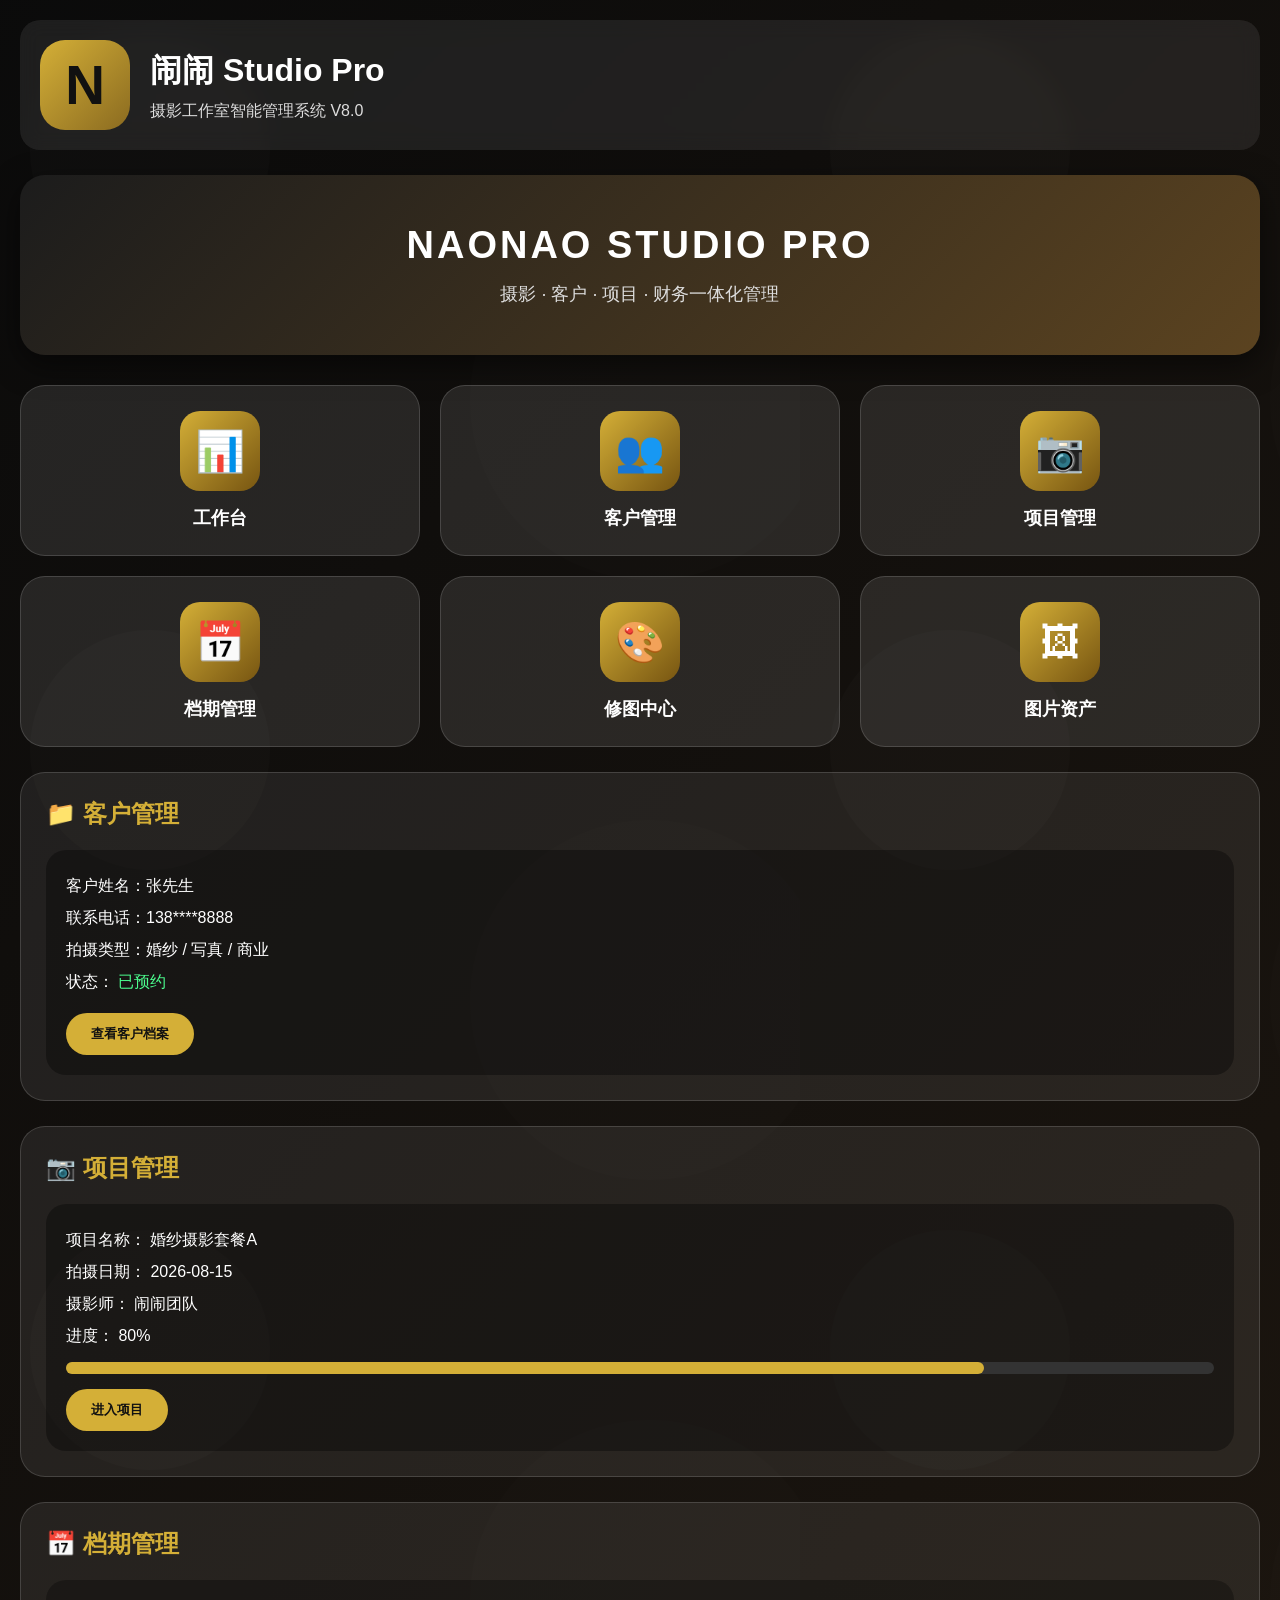
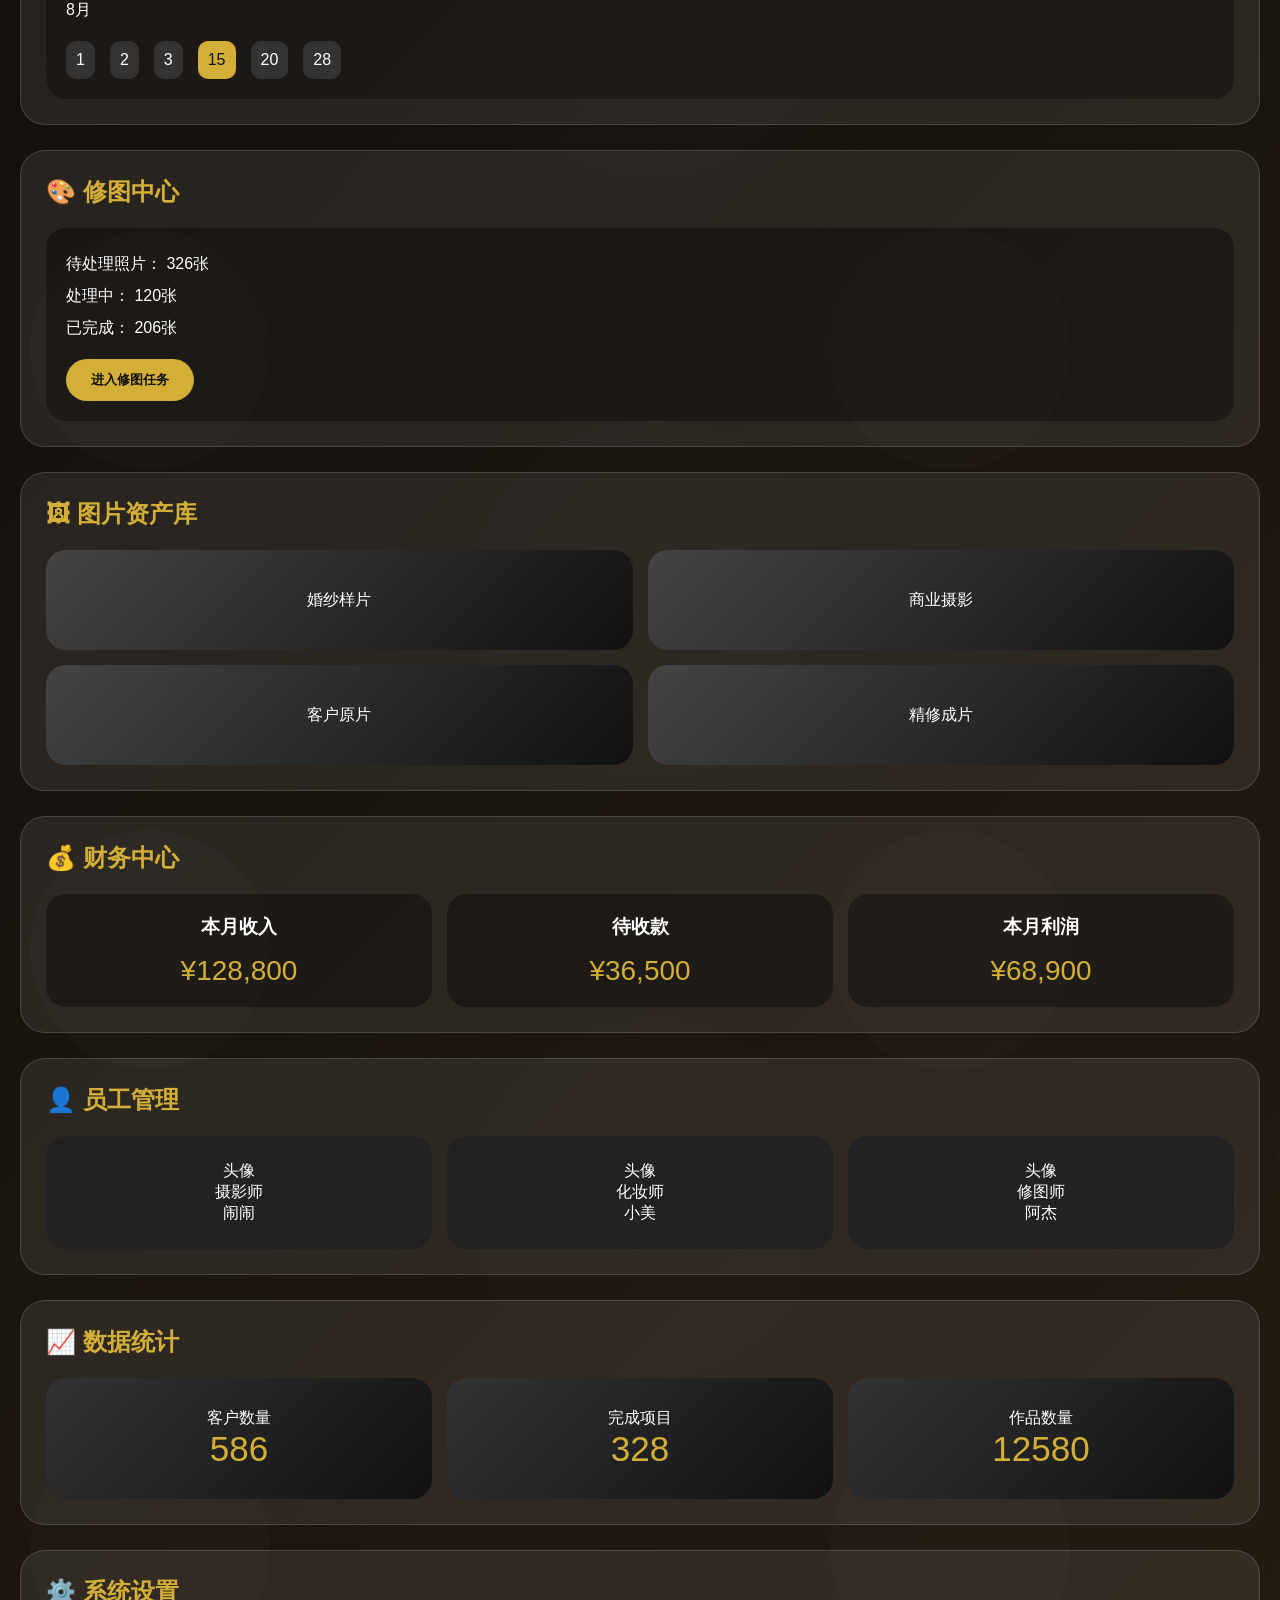
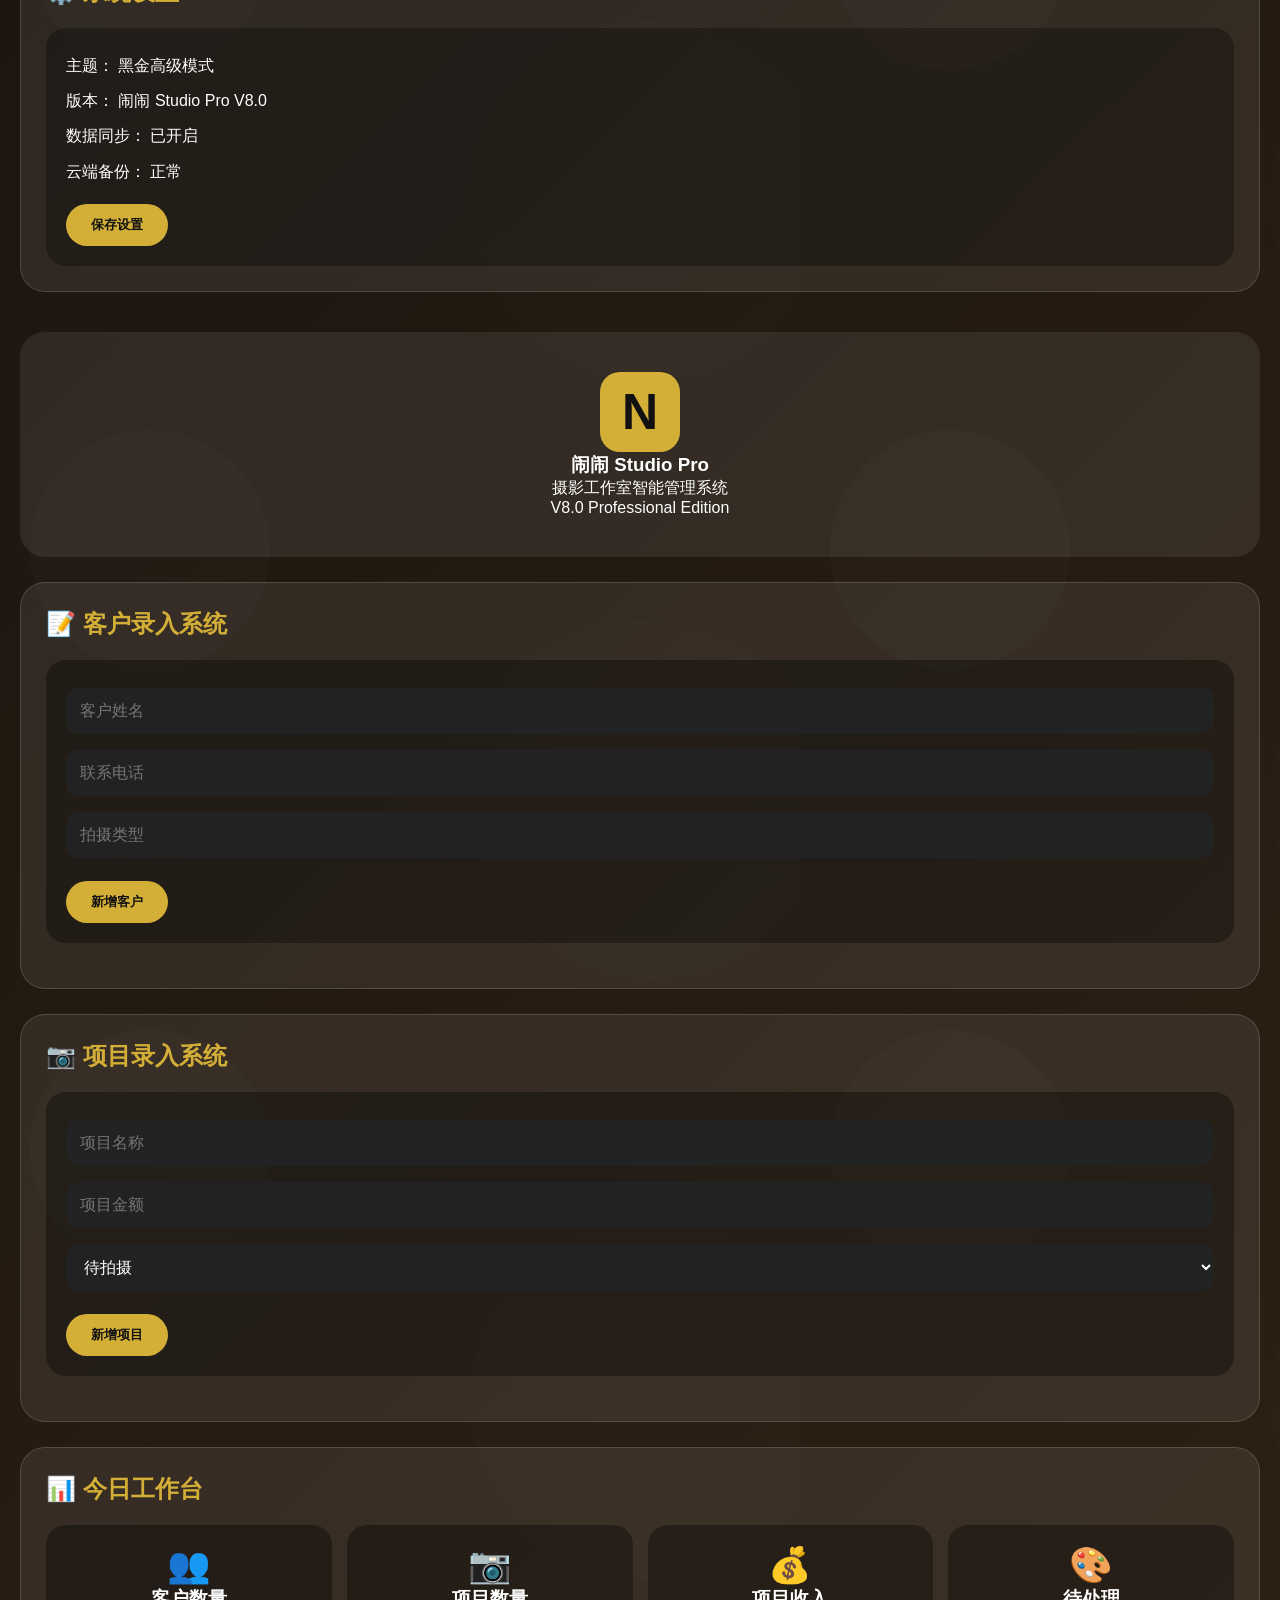
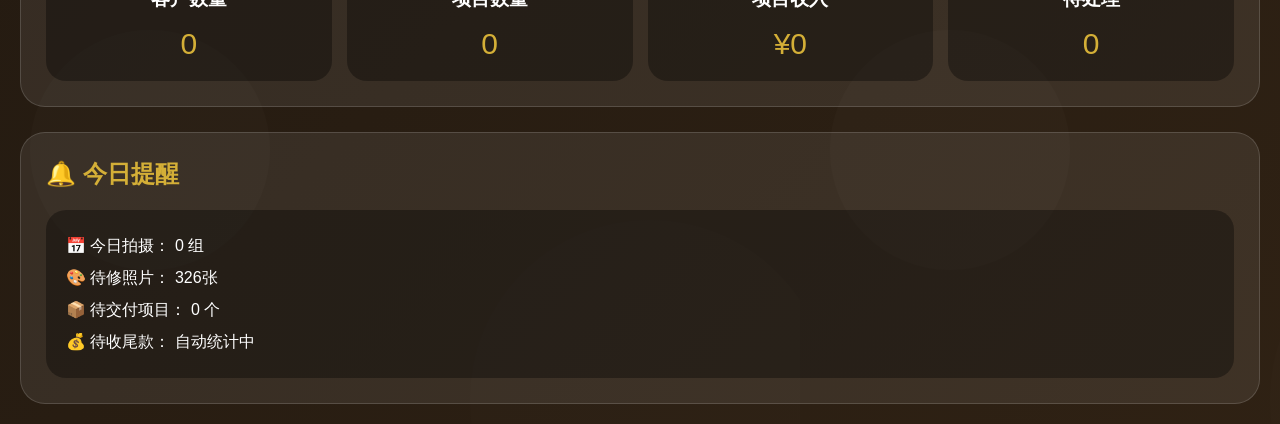
<file: index.html>
<!DOCTYPE html>
<html lang="zh-CN">

<head>

<meta charset="UTF-8">

<meta name="viewport" content="width=device-width,initial-scale=1.0">

<title>闹闹 Studio Pro V8.0</title>


<style>

*{
margin:0;
padding:0;
box-sizing:border-box;
font-family:
"Microsoft YaHei",
Arial;
}


body{

min-height:100vh;

background:

linear-gradient(
135deg,
rgba(10,10,10,.9),
rgba(50,35,20,.9)
),

url("data:image/svg+xml,%3Csvg xmlns='http://www.w3.org/2000/svg' width='800' height='600'%3E%3Crect width='800' height='600' fill='%23111111'/%3E%3Ccircle cx='150' cy='150' r='120' fill='%23333333'/%3E%3Ccircle cx='650' cy='400' r='180' fill='%23222222'/%3E%3C/svg%3E");


color:white;

padding:20px;

}



/*顶部*/

.header{

display:flex;

align-items:center;

gap:20px;

padding:20px;

background:

rgba(255,255,255,.08);

border-radius:20px;

backdrop-filter:blur(10px);

}



.logo{

width:90px;

height:90px;

border-radius:25px;

background:

linear-gradient(
135deg,
#d4af37,
#8b6b20
);

display:flex;

align-items:center;

justify-content:center;

font-size:55px;

font-weight:bold;

color:#111;

}



.title h1{

font-size:32px;

}



.title p{

color:#ddd;

margin-top:8px;

}




/*banner*/

.banner{

margin-top:25px;

height:180px;

border-radius:25px;

background:

linear-gradient(
135deg,
#1c1c1c,
#5b4320
);


display:flex;

align-items:center;

justify-content:center;

text-align:center;


box-shadow:

0 10px 30px rgba(0,0,0,.5);

}



.banner h2{

font-size:38px;

letter-spacing:3px;

}



.banner span{

display:block;

font-size:18px;

margin-top:15px;

color:#ddd;

}



/*功能区域*/


.menu{

margin-top:30px;

display:grid;

grid-template-columns:

repeat(3,1fr);

gap:20px;

}



.card{

background:

rgba(255,255,255,.1);

border-radius:25px;

padding:25px 10px;

text-align:center;

border:

1px solid rgba(255,255,255,.15);

transition:.3s;

}



.card:hover{

transform:translateY(-5px);

}


.icon{

width:80px;

height:80px;

margin:auto;

border-radius:20px;


background:

linear-gradient(
135deg,
#d4af37,
#775511
);


display:flex;

align-items:center;

justify-content:center;

font-size:40px;

}



.card h3{

margin-top:15px;

font-size:18px;

}



/*手机*/

@media(max-width:600px){

.menu{

grid-template-columns:

repeat(2,1fr);

}


.banner h2{

font-size:25px;

}


.title h1{

font-size:25px;

}

}


</style>


</head>



<body>


<div class="header">


<div class="logo">

N

</div>


<div class="title">

<h1>
闹闹 Studio Pro
</h1>


<p>
摄影工作室智能管理系统 V8.0
</p>


</div>


</div>





<div class="banner">


<div>

<h2>
NAONAO STUDIO PRO
</h2>


<span>
摄影 · 客户 · 项目 · 财务一体化管理
</span>


</div>


</div>





<div class="menu">


<div class="card">

<div class="icon">
📊
</div>

<h3>
工作台
</h3>

</div>



<div class="card">

<div class="icon">
👥
</div>

<h3>
客户管理
</h3>

</div>



<div class="card">

<div class="icon">
📷
</div>

<h3>
项目管理
</h3>

</div>



<div class="card">

<div class="icon">
📅
</div>

<h3>
档期管理
</h3>

</div>



<div class="card">

<div class="icon">
🎨
</div>

<h3>
修图中心
</h3>

</div>



<div class="card">

<div class="icon">
🖼
</div>

<h3>
图片资产
</h3>

</div>


</div>


<!-- 功能详情区域 -->


<section class="panel">


<h2>
📁 客户管理
</h2>


<div class="box">

<p>
客户姓名：张先生
</p>

<p>
联系电话：138****8888
</p>

<p>
拍摄类型：婚纱 / 写真 / 商业
</p>

<p>
状态：
<span class="green">
已预约
</span>
</p>


<button>
查看客户档案
</button>


</div>


</section>





<section class="panel">


<h2>
📷 项目管理
</h2>



<div class="box">


<p>
项目名称：
婚纱摄影套餐A
</p>


<p>
拍摄日期：
2026-08-15
</p>


<p>
摄影师：
闹闹团队
</p>


<p>
进度：

80%

</p>


<div class="progress">

<div></div>

</div>


<button>

进入项目

</button>


</div>


</section>







<section class="panel">


<h2>
📅 档期管理
</h2>


<div class="calendar">


<div>
8月
</div>


<div class="days">


<span>
1
</span>

<span>
2
</span>

<span>
3
</span>

<span class="active">
15
</span>

<span>
20
</span>

<span>
28
</span>


</div>


</div>


</section>







<section class="panel">


<h2>
🎨 修图中心
</h2>


<div class="box">


<p>
待处理照片：
326张
</p>


<p>
处理中：
120张
</p>


<p>
已完成：
206张
</p>



<button>
进入修图任务
</button>


</div>


</section>






<section class="panel">


<h2>
🖼 图片资产库
</h2>



<div class="photo-grid">


<div>
婚纱样片
</div>


<div>
商业摄影
</div>


<div>
客户原片
</div>


<div>
精修成片
</div>


</div>


</section>





<style>


.panel{


margin-top:25px;

background:

rgba(255,255,255,.08);

padding:25px;

border-radius:25px;

border:

1px solid rgba(255,255,255,.15);

}



.panel h2{


margin-bottom:20px;

color:#d4af37;


}



.box{


background:

rgba(0,0,0,.35);


padding:20px;

border-radius:20px;


line-height:2;


}



button{


margin-top:15px;

padding:12px 25px;


border:none;


border-radius:30px;


background:#d4af37;


color:#111;


font-weight:bold;


}



.green{


color:#4cff8f;

}



.progress{


height:12px;

background:#333;

border-radius:10px;

margin-top:10px;


}



.progress div{


height:100%;

width:80%;


background:#d4af37;


border-radius:10px;


}



.calendar{


background:

rgba(0,0,0,.3);


padding:20px;

border-radius:20px;

}



.days{


display:flex;

gap:15px;

margin-top:20px;


}



.days span{


padding:10px;

background:#333;


border-radius:10px;


}



.days .active{


background:#d4af37;

color:#111;

}



.photo-grid{


display:grid;

grid-template-columns:

repeat(2,1fr);


gap:15px;


}



.photo-grid div{


height:100px;


border-radius:20px;


display:flex;


align-items:center;


justify-content:center;



background:


linear-gradient(

135deg,

#444,

#111

);


}





</style>
<!-- 财务中心 -->


<section class="panel">


<h2>
💰 财务中心
</h2>



<div class="finance">


<div class="money">

<h3>
本月收入
</h3>

<p>
¥128,800
</p>

</div>



<div class="money">

<h3>
待收款
</h3>

<p>
¥36,500
</p>

</div>



<div class="money">

<h3>
本月利润
</h3>

<p>
¥68,900
</p>

</div>


</div>



</section>







<!-- 员工管理 -->


<section class="panel">


<h2>
👤 员工管理
</h2>


<div class="staff">


<div>

头像

<br>

摄影师

<br>

闹闹

</div>



<div>

头像

<br>

化妆师

<br>

小美

</div>



<div>

头像

<br>

修图师

<br>

阿杰

</div>



</div>


</section>









<!-- 数据统计 -->


<section class="panel">


<h2>
📈 数据统计
</h2>



<div class="chart">


<div>

客户数量

<br>

<span>
586
</span>


</div>



<div>

完成项目

<br>

<span>
328
</span>


</div>



<div>

作品数量

<br>

<span>
12580
</span>


</div>



</div>



</section>









<!-- 系统设置 -->


<section class="panel">


<h2>
⚙️ 系统设置
</h2>



<div class="setting">


<p>
主题：
黑金高级模式
</p>


<p>
版本：
闹闹 Studio Pro V8.0
</p>


<p>
数据同步：
已开启
</p>


<p>
云端备份：
正常
</p>



<button>

保存设置

</button>



</div>



</section>









<!-- 底部 -->


<footer>


<div class="footer-logo">

N

</div>



<h3>

闹闹 Studio Pro

</h3>



<p>

摄影工作室智能管理系统

</p>


<p>

V8.0 Professional Edition

</p>



</footer>









<style>


.finance{


display:grid;


grid-template-columns:

repeat(3,1fr);


gap:15px;


}



.money{


background:

rgba(0,0,0,.35);


padding:20px;


border-radius:20px;


text-align:center;


}



.money p{


font-size:28px;


color:#d4af37;


margin-top:15px;


}





.staff{


display:grid;


grid-template-columns:

repeat(3,1fr);


gap:15px;


}



.staff div{


background:#222;


padding:25px 10px;


border-radius:20px;


text-align:center;


}







.chart{


display:grid;


grid-template-columns:

repeat(3,1fr);


gap:15px;


}



.chart div{


background:


linear-gradient(

135deg,

#333,

#111

);


padding:30px 10px;


text-align:center;


border-radius:20px;


}



.chart span{


font-size:35px;


color:#d4af37;


}





.setting{


background:

rgba(0,0,0,.3);


padding:20px;


border-radius:20px;


line-height:2.2;


}






footer{


margin-top:40px;


padding:40px 20px;


text-align:center;


background:

rgba(255,255,255,.08);


border-radius:25px;


}



.footer-logo{


margin:auto;


width:80px;


height:80px;


border-radius:20px;


background:#d4af37;


color:#111;


font-size:50px;


display:flex;


align-items:center;


justify-content:center;


font-weight:bold;


}




@media(max-width:600px){



.finance,


.staff,


.chart{


grid-template-columns:

repeat(1,1fr);


}



}



</style>
<!-- 数据操作系统 -->


<section class="panel">


<h2>
📝 客户录入系统
</h2>


<div class="box">


<input id="customerName"
placeholder="客户姓名">


<input id="customerPhone"
placeholder="联系电话">


<input id="customerType"
placeholder="拍摄类型">


<button onclick="addCustomer()">

新增客户

</button>


</div>



<div id="customerList">


</div>



</section>







<section class="panel">


<h2>
📷 项目录入系统
</h2>


<div class="box">


<input id="projectName"

placeholder="项目名称">


<input id="projectMoney"

placeholder="项目金额">


<select id="projectStatus">


<option>
待拍摄
</option>


<option>
拍摄中
</option>


<option>
修图中
</option>


<option>
已交付
</option>


</select>



<button onclick="addProject()">

新增项目

</button>


</div>



<div id="projectList">


</div>



</section>






<script>


// 数据库


let naonaoDB = JSON.parse(

localStorage.getItem("naonaoDB")

)
||
{

customers:[],

projects:[]

};






// 添加客户


function addCustomer(){



let data={


name:

document.getElementById(
"customerName"
).value,


phone:

document.getElementById(
"customerPhone"
).value,


type:

document.getElementById(
"customerType"
).value


};



naonaoDB.customers.push(data);


saveData();


showCustomers();


}







// 显示客户


function showCustomers(){


let box=

document.getElementById(
"customerList"
);



box.innerHTML="";



naonaoDB.customers.forEach(

(c,i)=>{


box.innerHTML+=`

<div class="box">


<h3>

${c.name}

</h3>


<p>

电话：

${c.phone}

</p>


<p>

类型：

${c.type}

</p>



<button onclick="deleteCustomer(${i})">

删除

</button>



</div>


`;



}

);



}








// 删除客户


function deleteCustomer(i){


naonaoDB.customers.splice(i,1);


saveData();


showCustomers();


}










// 添加项目


function addProject(){


let p={


name:

projectName.value,


money:

projectMoney.value,


status:

projectStatus.value


};



naonaoDB.projects.push(p);


saveData();


showProjects();


}







// 显示项目


function showProjects(){


let box=

document.getElementById(
"projectList"
);



box.innerHTML="";



naonaoDB.projects.forEach(

(p,i)=>{


box.innerHTML+=`

<div class="box">


<h3>

${p.name}

</h3>


<p>

金额：

¥${p.money}

</p>


<p>

状态：

${p.status}

</p>



<button onclick="deleteProject(${i})">

删除项目

</button>



</div>


`;



}

);



}







function deleteProject(i){


naonaoDB.projects.splice(i,1);


saveData();


showProjects();


}







function saveData(){


localStorage.setItem(

"naonaoDB",

JSON.stringify(naonaoDB)

);


}






showCustomers();

showProjects();


</script>





<style>


input,


select{


width:100%;


padding:14px;


margin:8px 0;


border-radius:12px;


border:none;


background:#222;


color:white;


font-size:16px;


}





#customerList,


#projectList{


margin-top:20px;


}



</style>
<!-- 智能工作台 -->

<section class="panel">


<h2>
📊 今日工作台
</h2>



<div class="dashboard">


<div class="stat">


<div class="stat-icon">
👥
</div>


<h3>
客户数量
</h3>


<p id="customerCount">
0
</p>


</div>





<div class="stat">


<div class="stat-icon">
📷
</div>


<h3>
项目数量
</h3>


<p id="projectCount">
0
</p>


</div>





<div class="stat">


<div class="stat-icon">
💰
</div>


<h3>
项目收入
</h3>


<p id="incomeCount">
¥0
</p>


</div>




<div class="stat">


<div class="stat-icon">
🎨
</div>


<h3>
待处理
</h3>


<p id="pendingCount">
0
</p>


</div>



</div>




</section>







<section class="panel">


<h2>
🔔 今日提醒
</h2>


<div class="notice">


<p>
📅 今日拍摄：
<span id="todayShoot">
0
</span>
组
</p>



<p>
🎨 待修照片：
326张
</p>



<p>
📦 待交付项目：
<span id="deliveryCount">
0
</span>
个
</p>



<p>
💰 待收尾款：
自动统计中
</p>



</div>


</section>







<script>


function updateDashboard(){



let db = JSON.parse(

localStorage.getItem(
"naonaoDB"
)

)
||
{

customers:[],

projects:[]

};





//客户数量


document.getElementById(
"customerCount"
)
.innerHTML =

db.customers.length;






//项目数量


document.getElementById(
"projectCount"
)
.innerHTML =

db.projects.length;







//收入统计


let money=0;


db.projects.forEach(

p=>{


money +=

Number(p.money || 0);


}

);



document.getElementById(
"incomeCount"
)
.innerHTML =

"¥"+money;







//待处理


let pending=0;



db.projects.forEach(

p=>{


if(

p.status!="已交付"

){

pending++;

}


}

);



document.getElementById(
"pendingCount"
)
.innerHTML=

pending;







//交付数量


let delivery=0;


db.projects.forEach(

p=>{


if(

p.status=="已交付"

){

delivery++;

}


}

);



document.getElementById(
"deliveryCount"
)
.innerHTML=

delivery;



}



updateDashboard();



</script>








<style>


.dashboard{


display:grid;


grid-template-columns:

repeat(4,1fr);


gap:15px;


}




.stat{


background:

rgba(0,0,0,.35);


border-radius:20px;


padding:20px;


text-align:center;


}




.stat-icon{


font-size:35px;


}



.stat p{


font-size:30px;


color:#d4af37;


margin-top:15px;


}




.notice{


background:

rgba(0,0,0,.35);


padding:20px;


border-radius:20px;


line-height:2;


}




@media(max-width:700px){


.dashboard{


grid-template-columns:

repeat(2,1fr);


}


}



</style>
</body>

</html>
</file>
